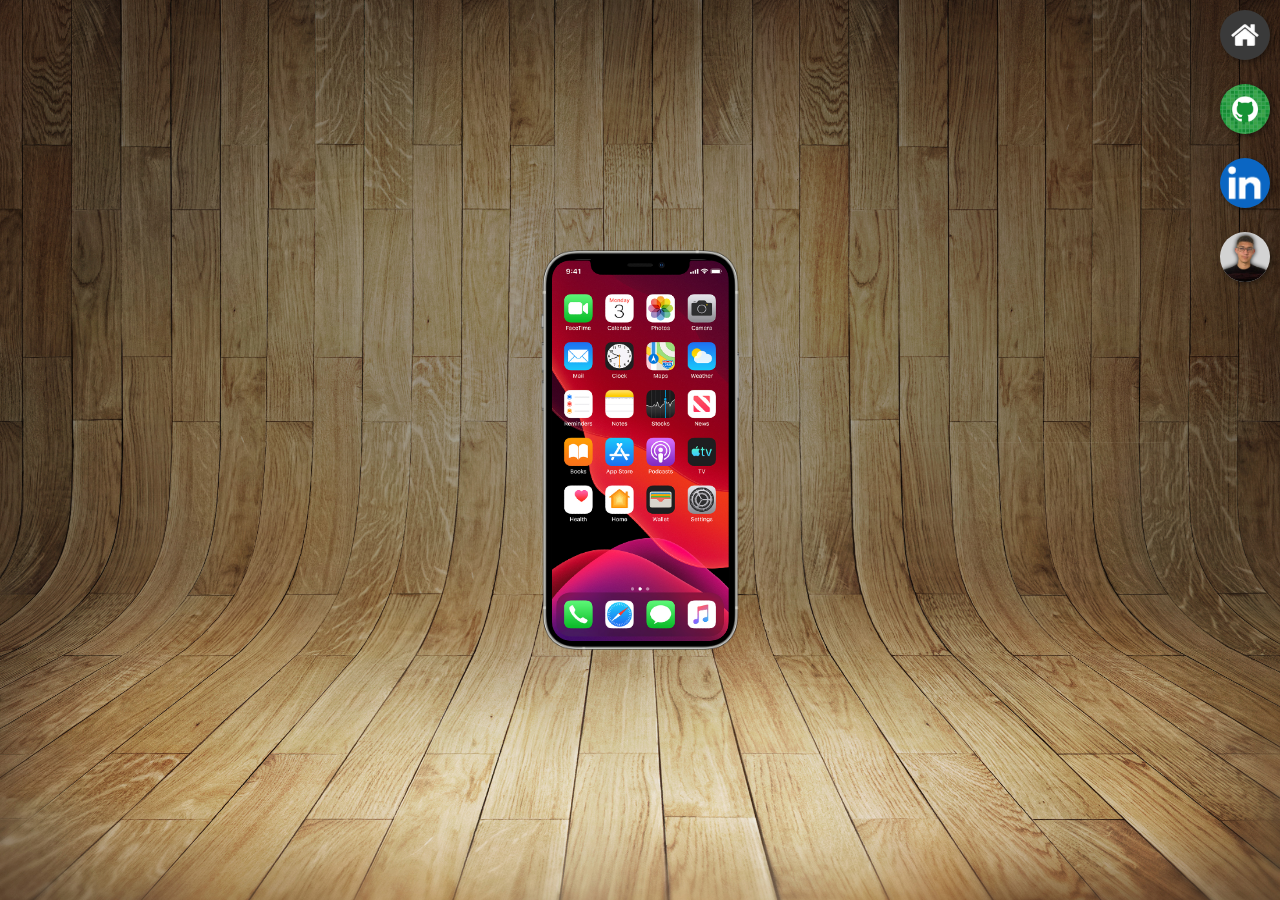
<file: index.html>
<!doctype html>
<html lang="pt-br">
  <head>
    <meta charset="UTF-8" />
    <meta name="viewport" content="width=device-width, initial-scale=1.0" />
    <title>Projeto Redes Sociais</title>
    <link rel="stylesheet" href="css/style.css" />
    <link rel="shortcut icon" href="images/favicon.ico" type="image/x-icon" />
  </head>
  <body>
    <main>
      <section id="telefone">
        <div>
          <iframe src="home.html" name="tela" id="tela" frameborder="0">
            <p>Infelizmente o seu navegador não é compatível com isso...</p>
          </iframe>
        </div>
      </section>
      <section id="redes-sociais">
        <a href="home.html" target="tela"><img src="images/logo-home.jpg" alt="home"></a> <br>
        <a href="github.html" target="tela" class="tela"><img src="images/logo-github.jpg" alt="github"></a> <br>
        <!-- pegar logo do linkedin e pegar logo de um documento para fazer o link para o portifólio -->
        <a href="linkedin.html" target="tela" class="tela"><img src="images/logo-linkedin.png" alt="linkedin"></a> <br>
        <a href="portifolio.html" target="tela" class="tela"><img src="images/devaxl64.png" alt="portfólio" style="background-color: lightgray;"></a> <br>
      </section>
    </main>
  </body>
</html>
</file>
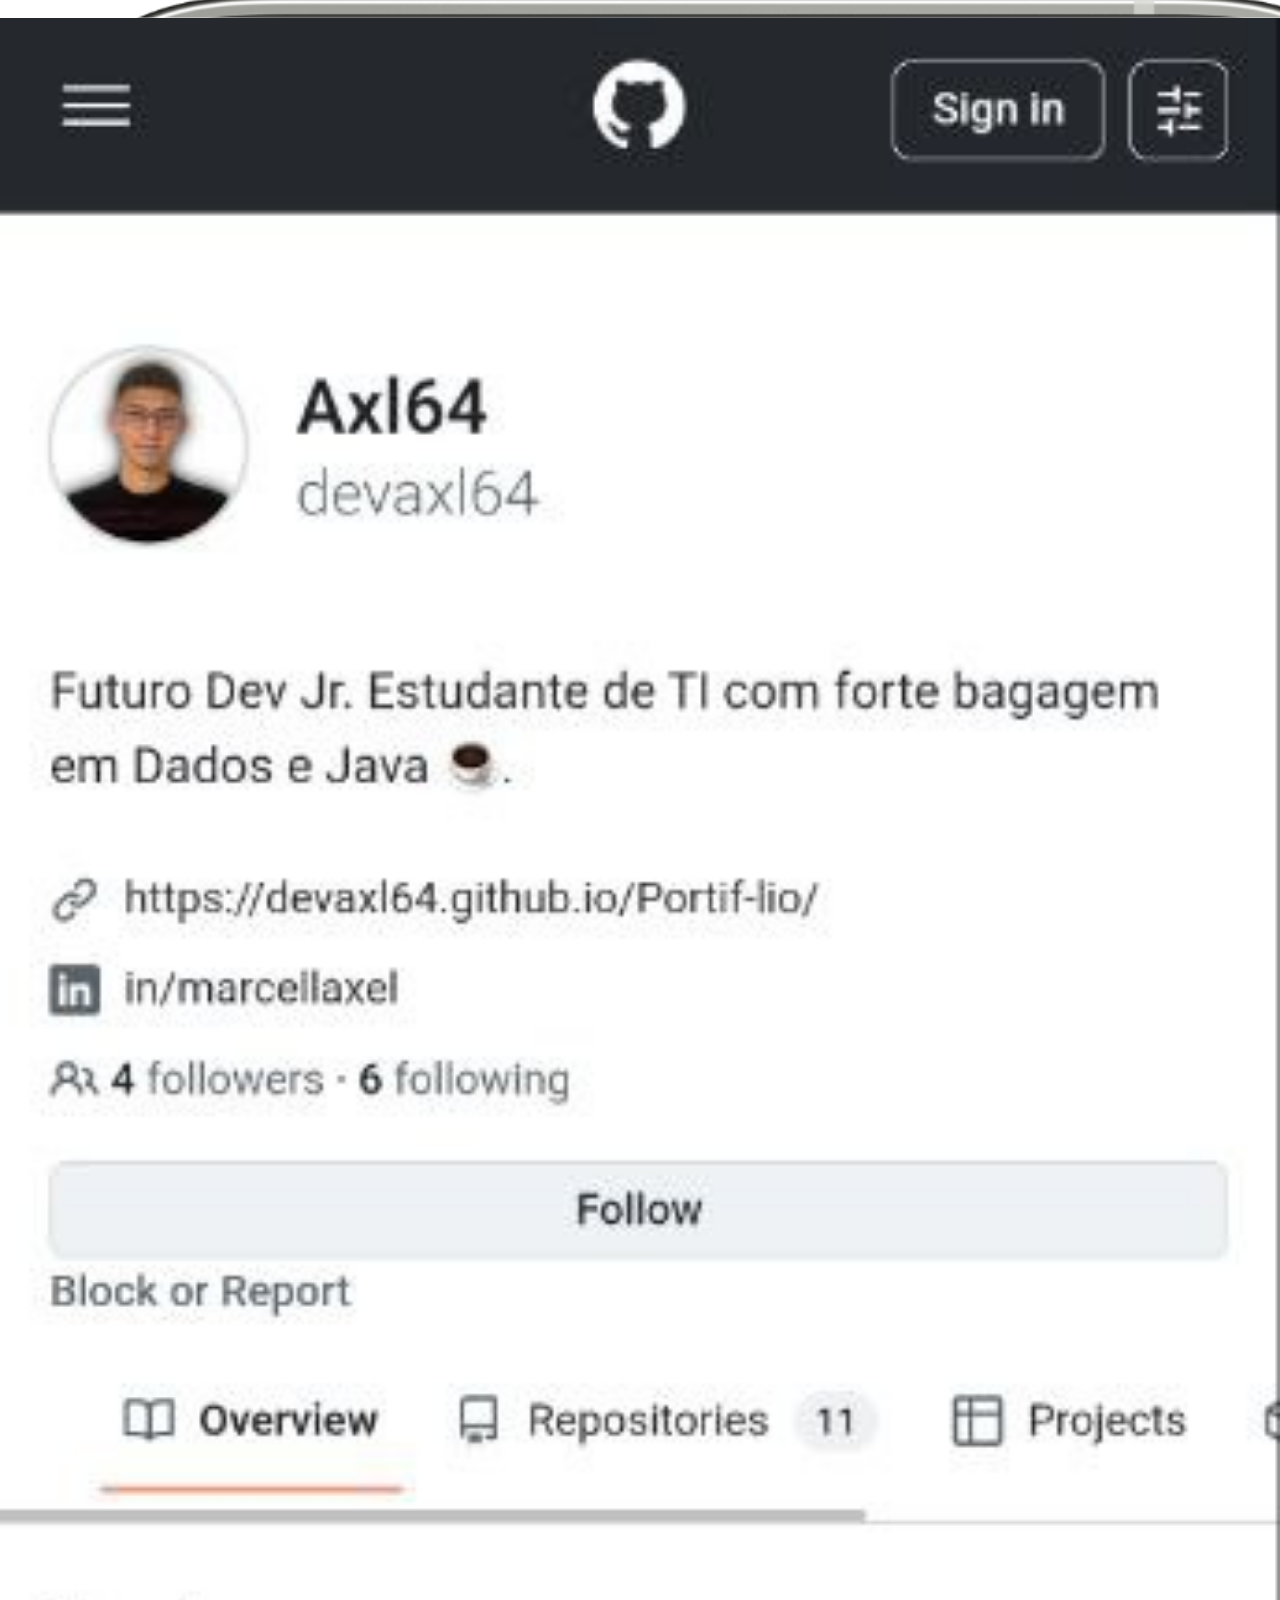
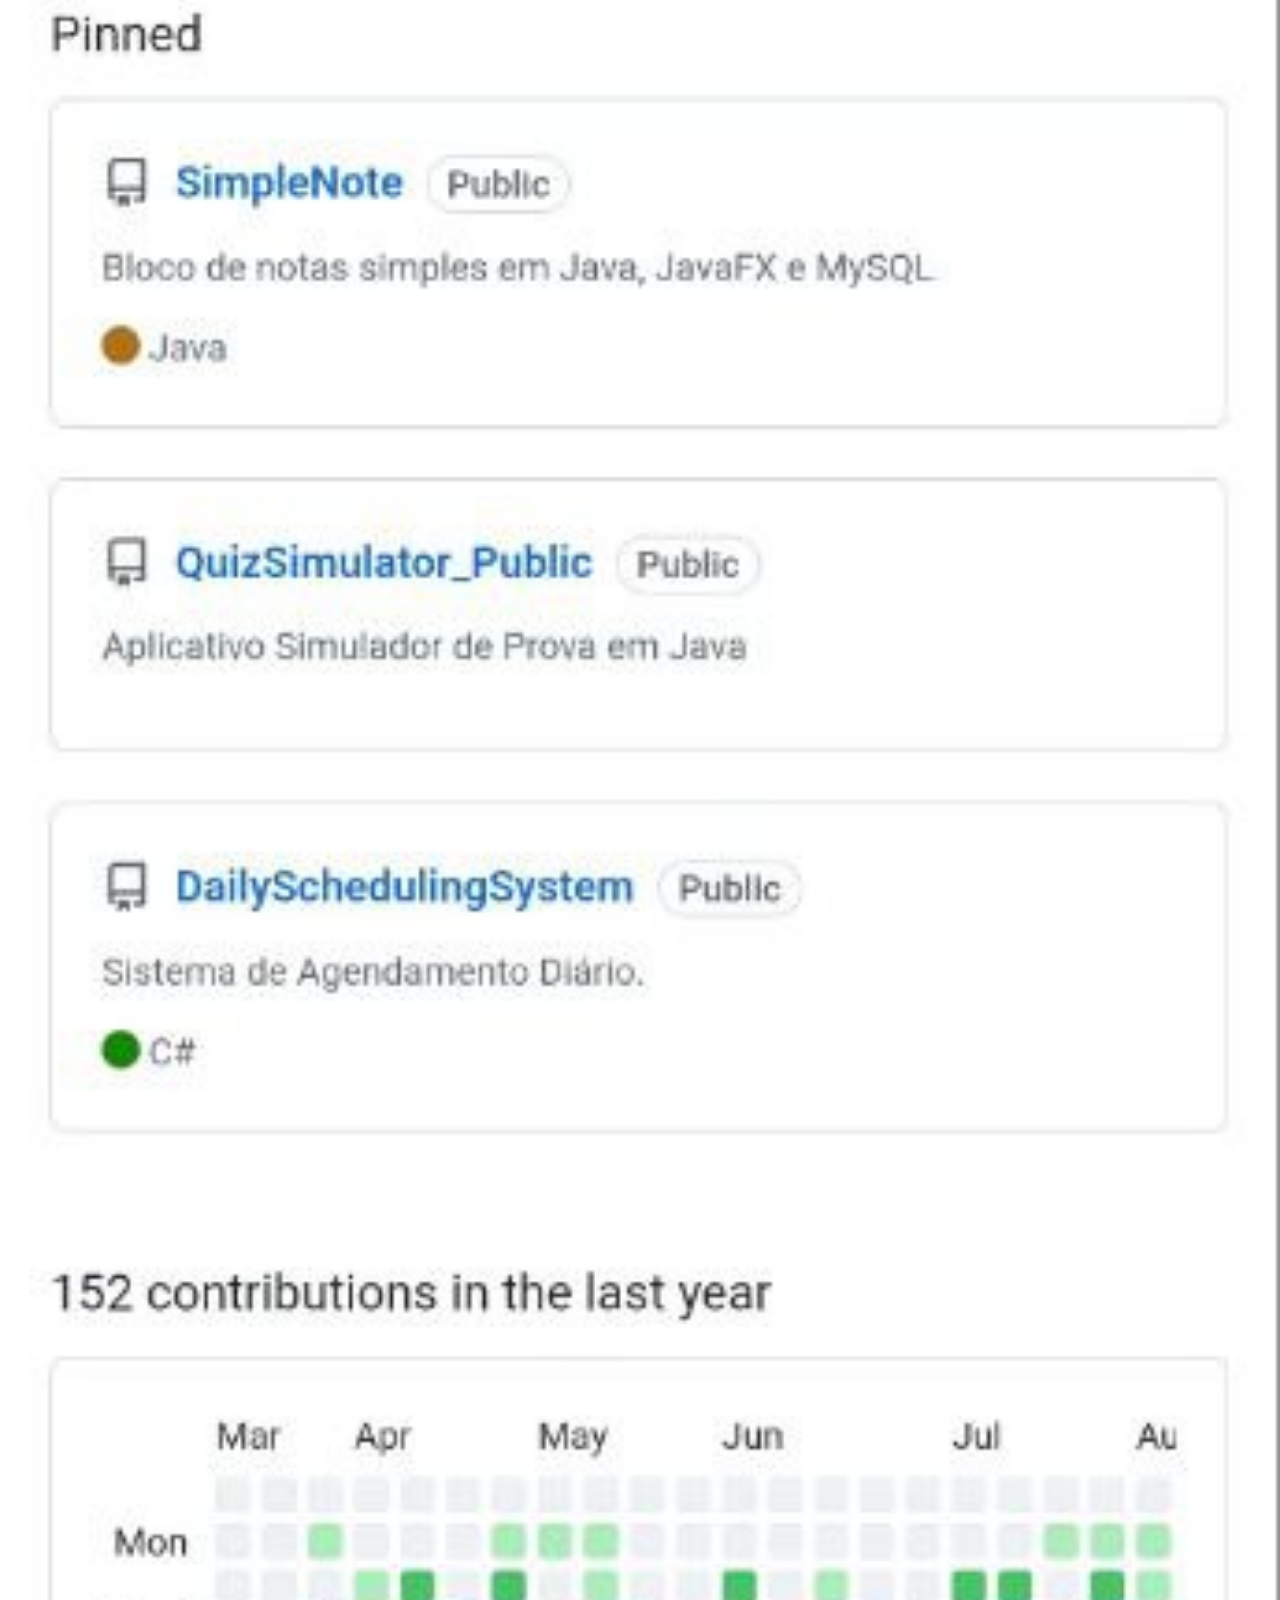
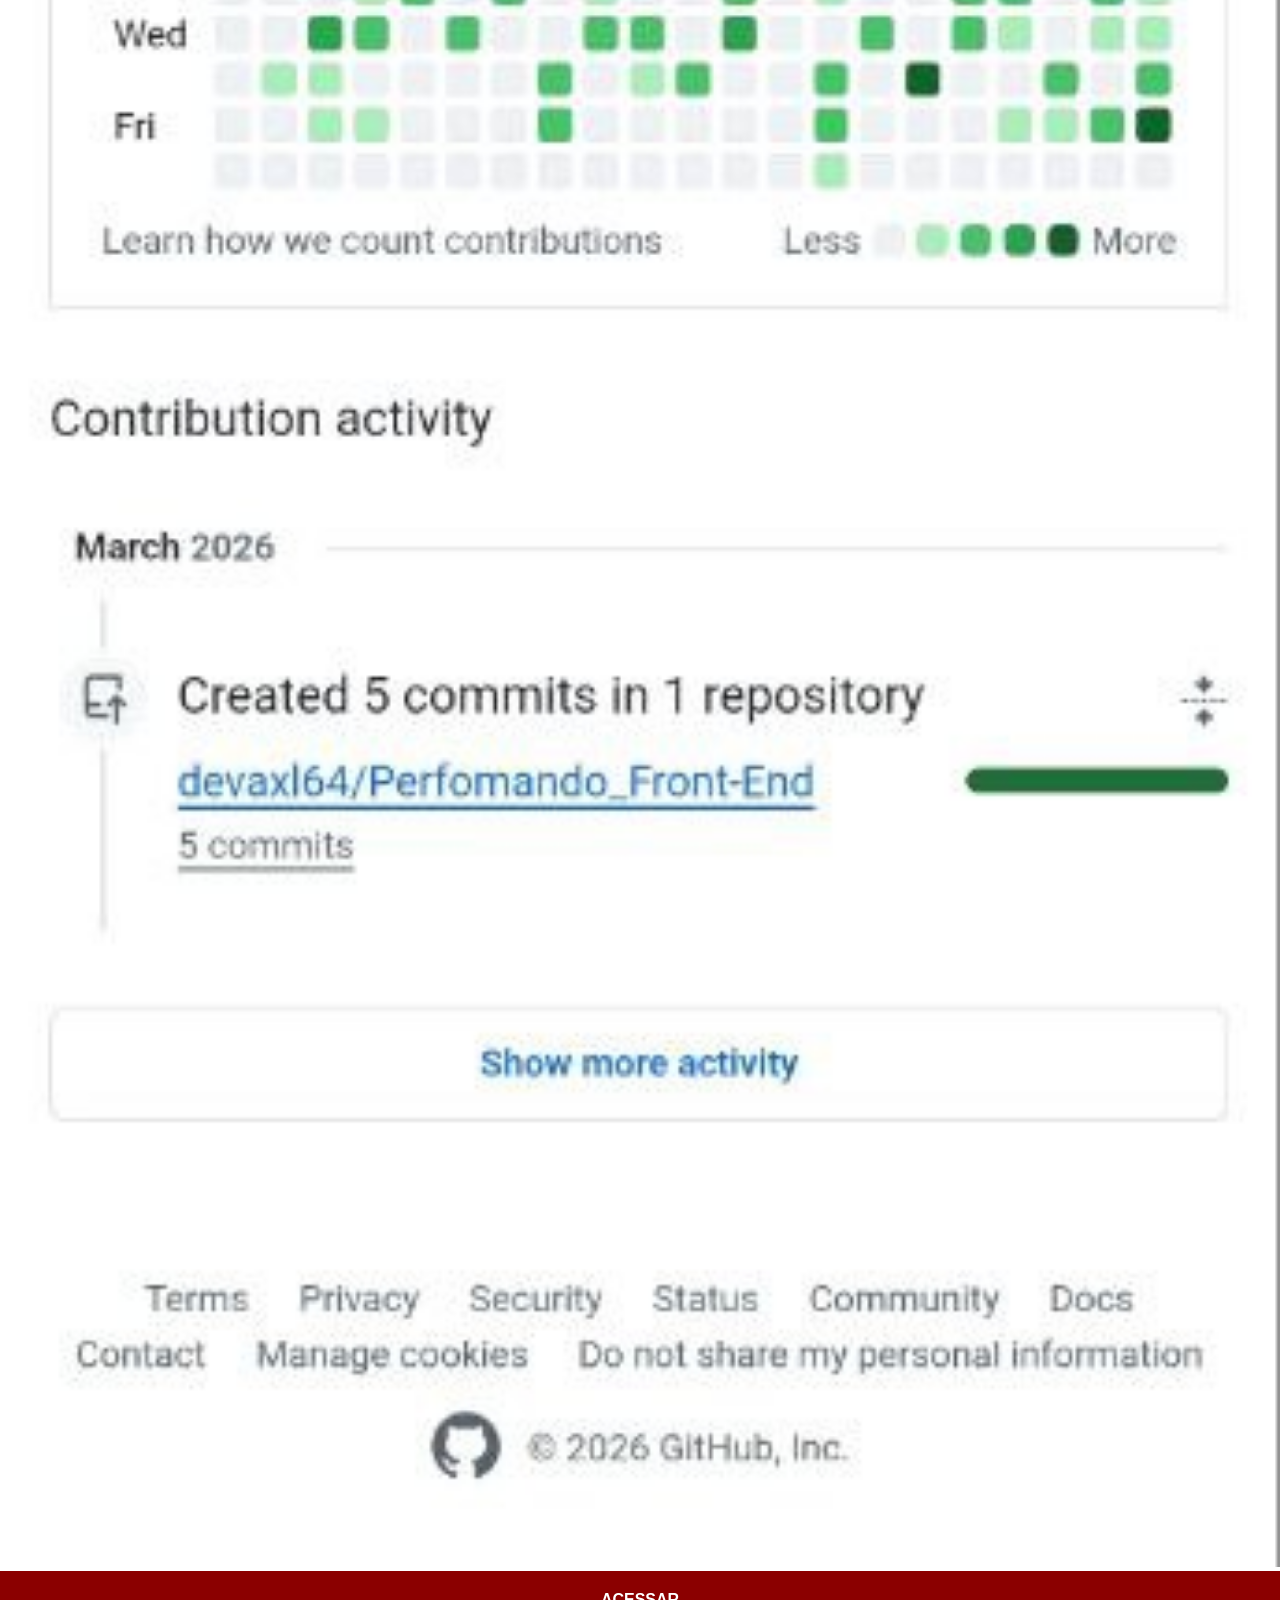
<file: github.html>
<!doctype html>
<html lang="pt-br">
  <head>
    <meta charset="UTF-8" />
    <meta name="viewport" content="width=device-width, initial-scale=1.0" />
    <title>Github de devaxl64</title>
    <style>
      * {
        margin: 0px;
        padding: 0px;
        font-family: Arial, Helvetica, sans-serif;
      }
      ::-webkit-scrollbar {
        width: 0px;
        height: 0px;
      }
      img#iphone13 {
        object-fit: cover;
        object-position: top center;
        position: fixed;
        width: 115%;
        top: -9px;
        left: -14px;
        height: 27px;
      }

      img#tela {
        padding-top: 18px;
        width: 100vw;
      }
      a {
        display: block;
        background-color: darkred;
        color: white;
        padding: 20px;
        text-align: center;
        font-weight: bolder;
        text-decoration: none;
      }
      a:hover {
        background-color: red;
      }
    </style>
  </head>
  <body>
    <img src="images/frame-iphone13.png" id="iphone13" alt="iphone13" />
    <img src="images/tela-github.jpg" id="tela" alt="github-devaxl64" />
    <a href="https://github.com/devaxl64" target="_blank">ACESSAR</a>
  </body>
</html>
</file>
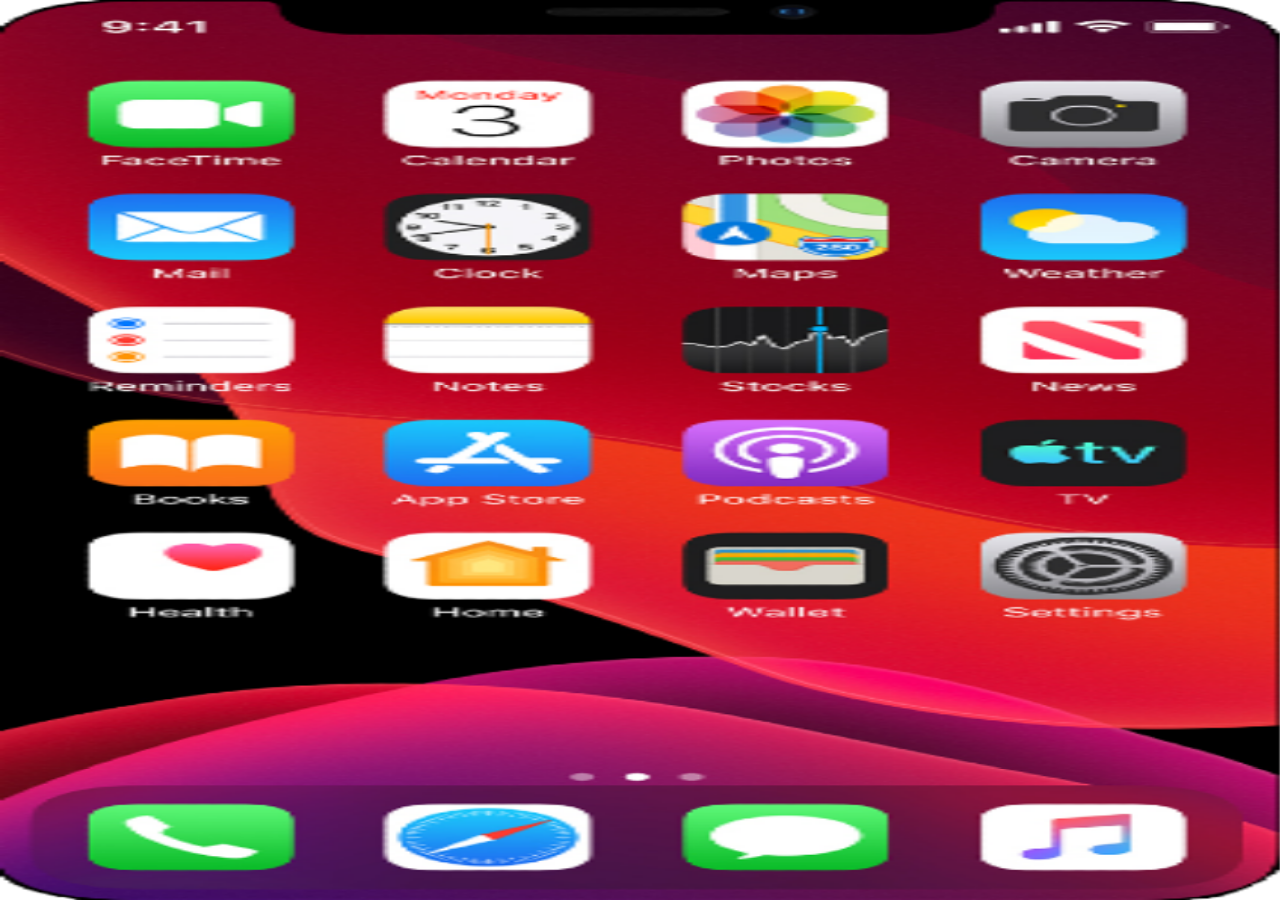
<file: home.html>
<!doctype html>
<html lang="pt-br">
  <head>
    <meta charset="UTF-8" />
    <meta name="viewport" content="width=device-width, initial-scale=1.0" />
    <title>Document</title>
    <style>
      * {
        margin: 0px;
        padding: 0px;
      }
      /* body {
            width: 100vw;
            height: 100vh;
            background: black url('images/tela-home13.png') no-repeat top center;
            background-size: cover;
        } */
      img {
        position: fixed;
        width: 100vw;
        height: 100vh;
      }
    </style>
  </head>
  <body>
    <img src="images/tela-home13.png" alt="tela-home13"/>
  </body>
</html>
</file>
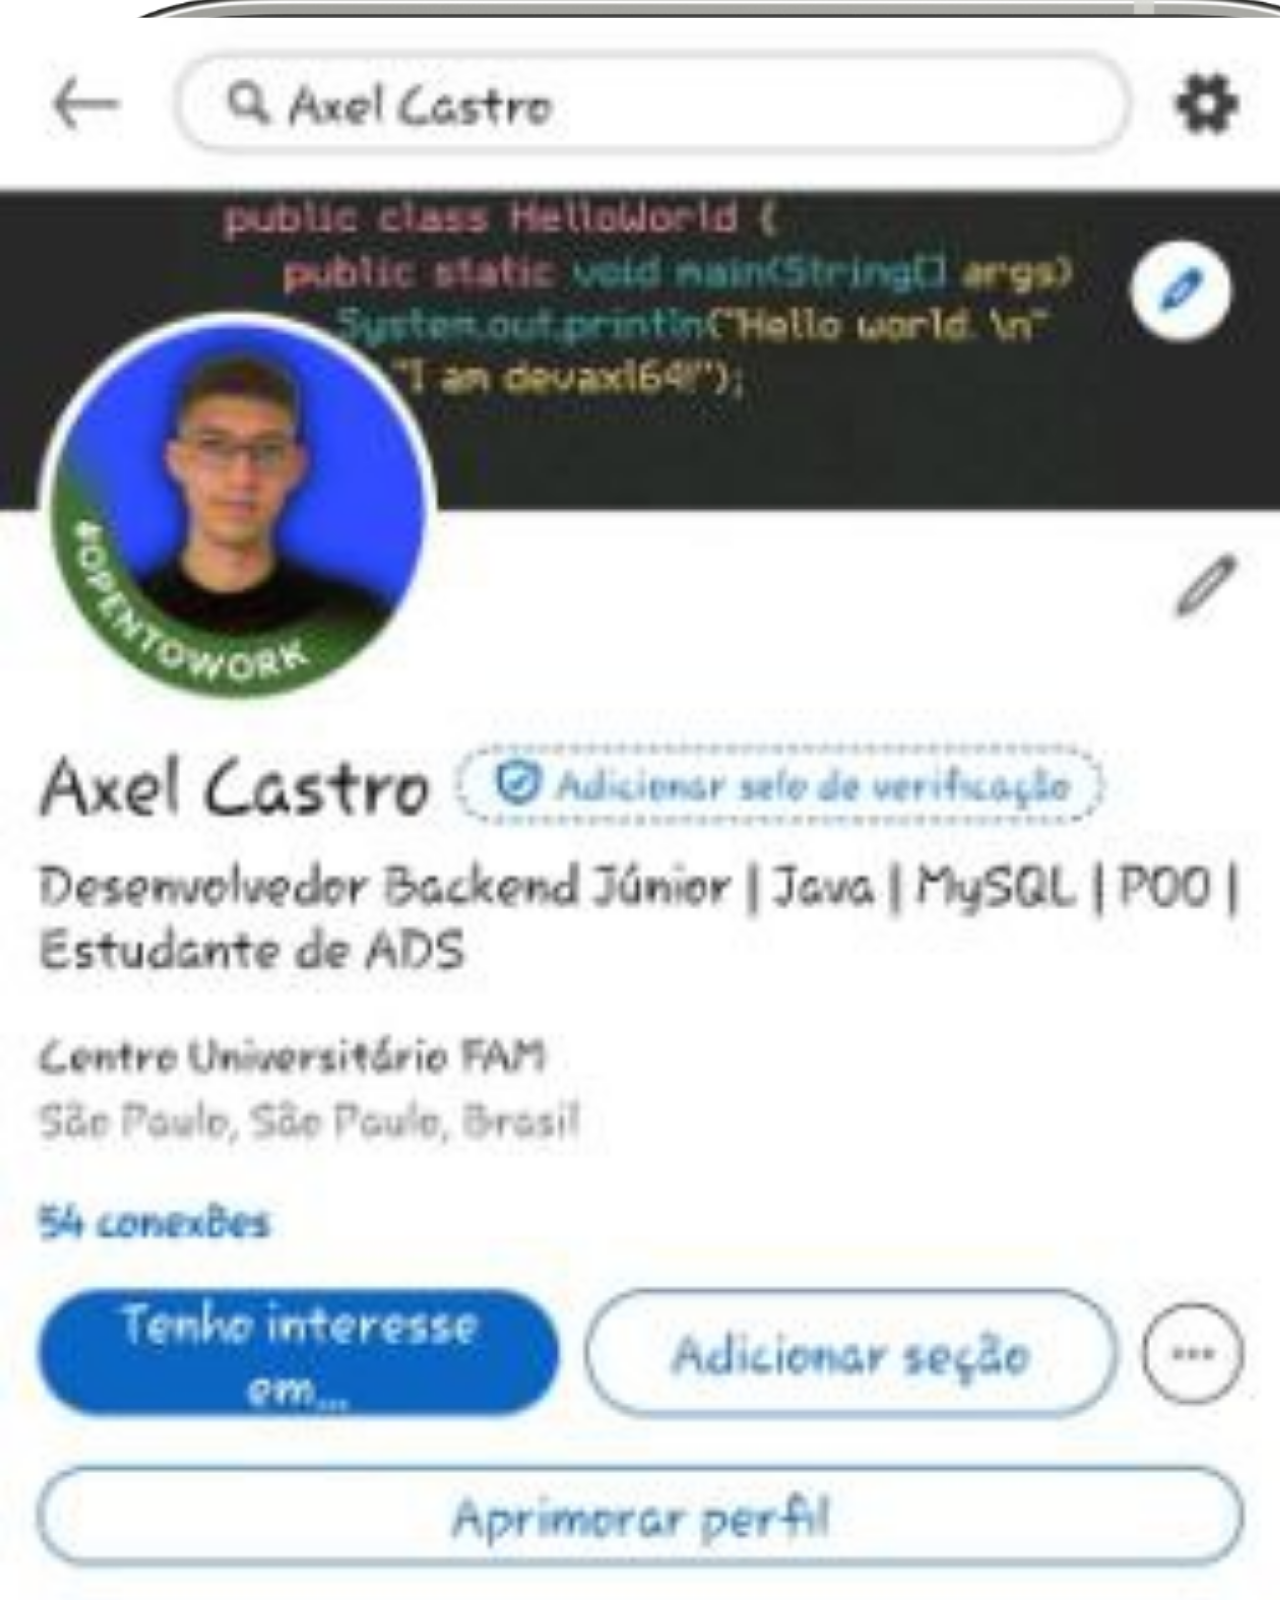
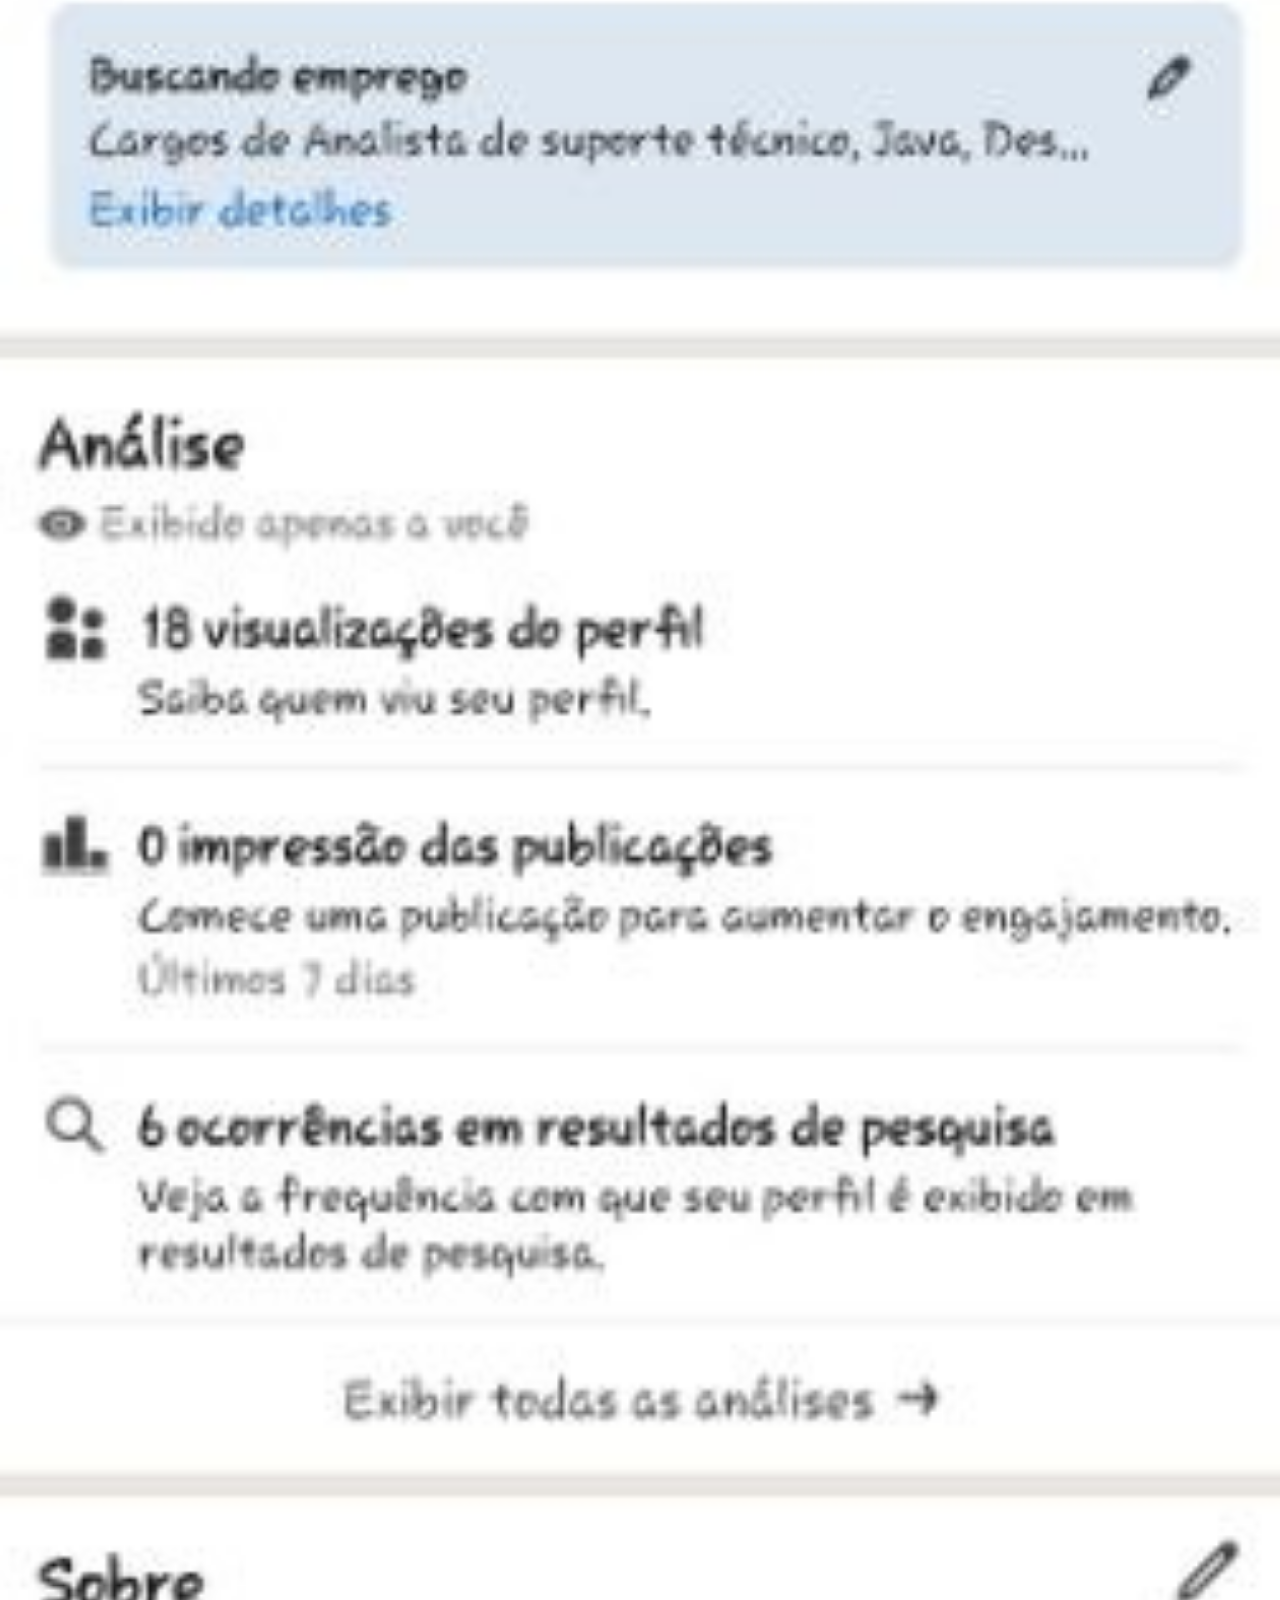
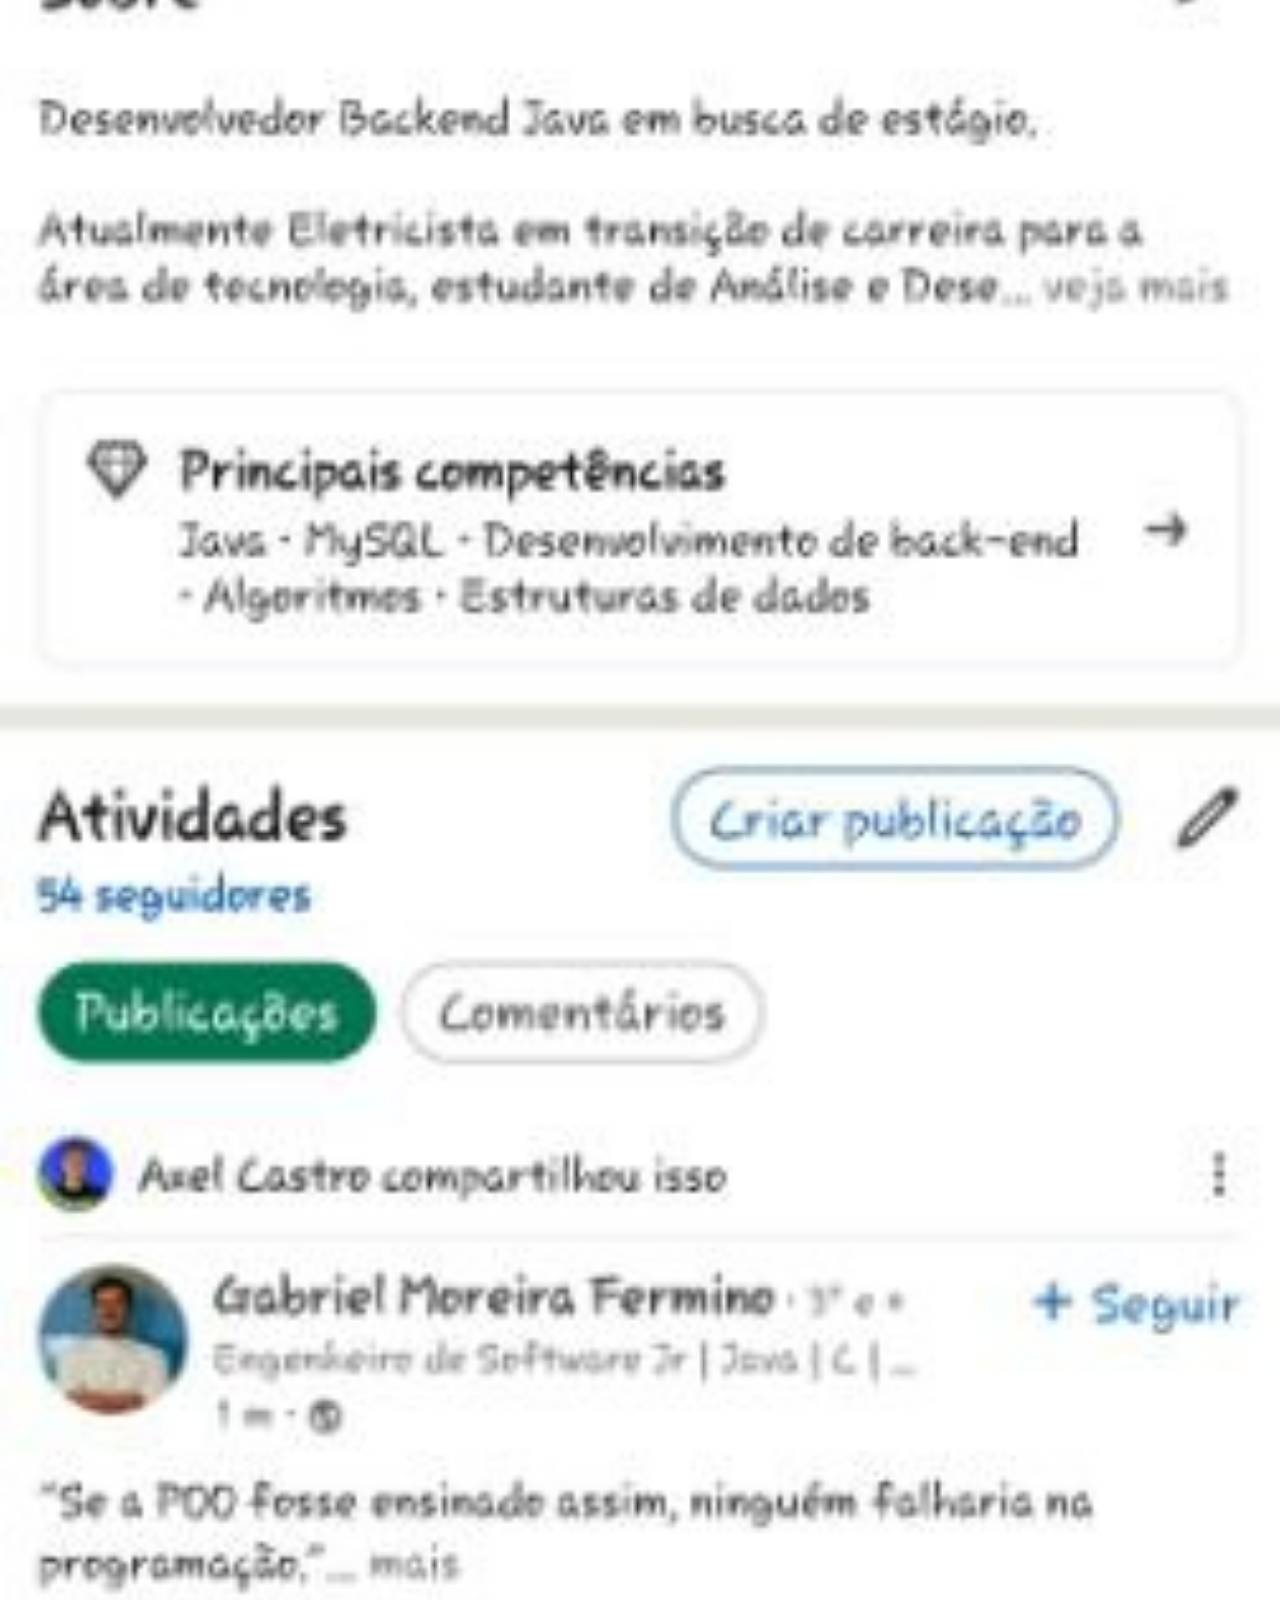
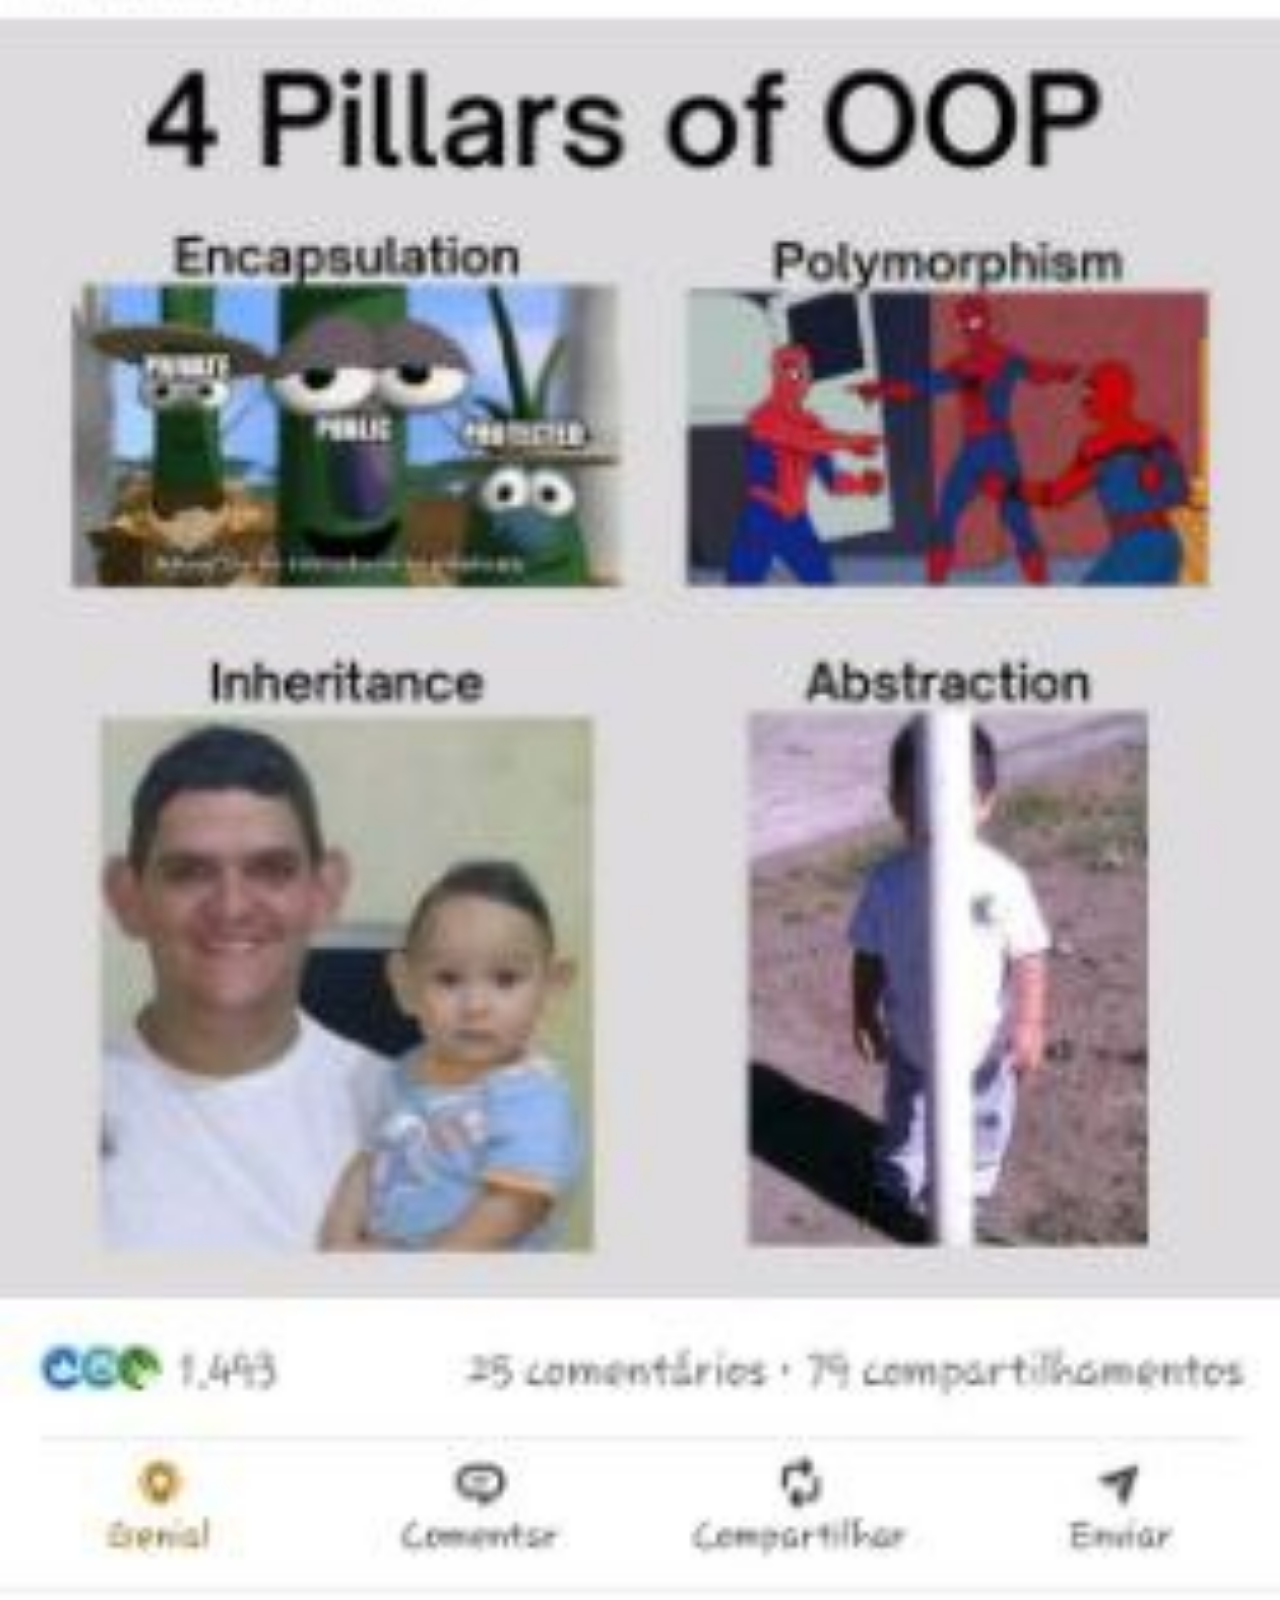
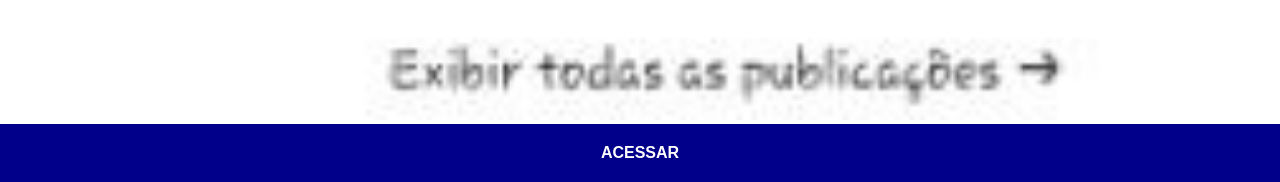
<file: linkedin.html>
<!doctype html>
<html lang="pt-br">
  <head>
    <meta charset="UTF-8" />
    <meta name="viewport" content="width=device-width, initial-scale=1.0" />
    <title>Github de devaxl64</title>
    <style>
      * {
        margin: 0px;
        padding: 0px;
        font-family: Arial, Helvetica, sans-serif;
      }
      ::-webkit-scrollbar {
        width: 0px;
        height: 0px;
      }
      img#iphone13 {
        object-fit: cover;
        object-position: top center;
        position: fixed;
        width: 115%;
        top: -9px;
        left: -14px;
        height: 27px;
      }

      img#tela {
        padding-top: 18px;
        width: 100vw;
      }
      a {
        display: block;
        background-color: darkblue;
        color: white;
        padding: 20px;
        text-align: center;
        font-weight: bolder;
        text-decoration: none;
      }
      a:hover {
        background-color: blue;
      }
    </style>
  </head>
  <body>
    <img src="images/frame-iphone13.png" id="iphone13" alt="iphone13" />
    <img src="images/tela-linkedin.jpg" id="tela" alt="linkedin-devaxl64" />
    <a href="https://www.linkedin.com/in/marcellaxel" target="_blank">ACESSAR</a>
  </body>
</html>
</file>
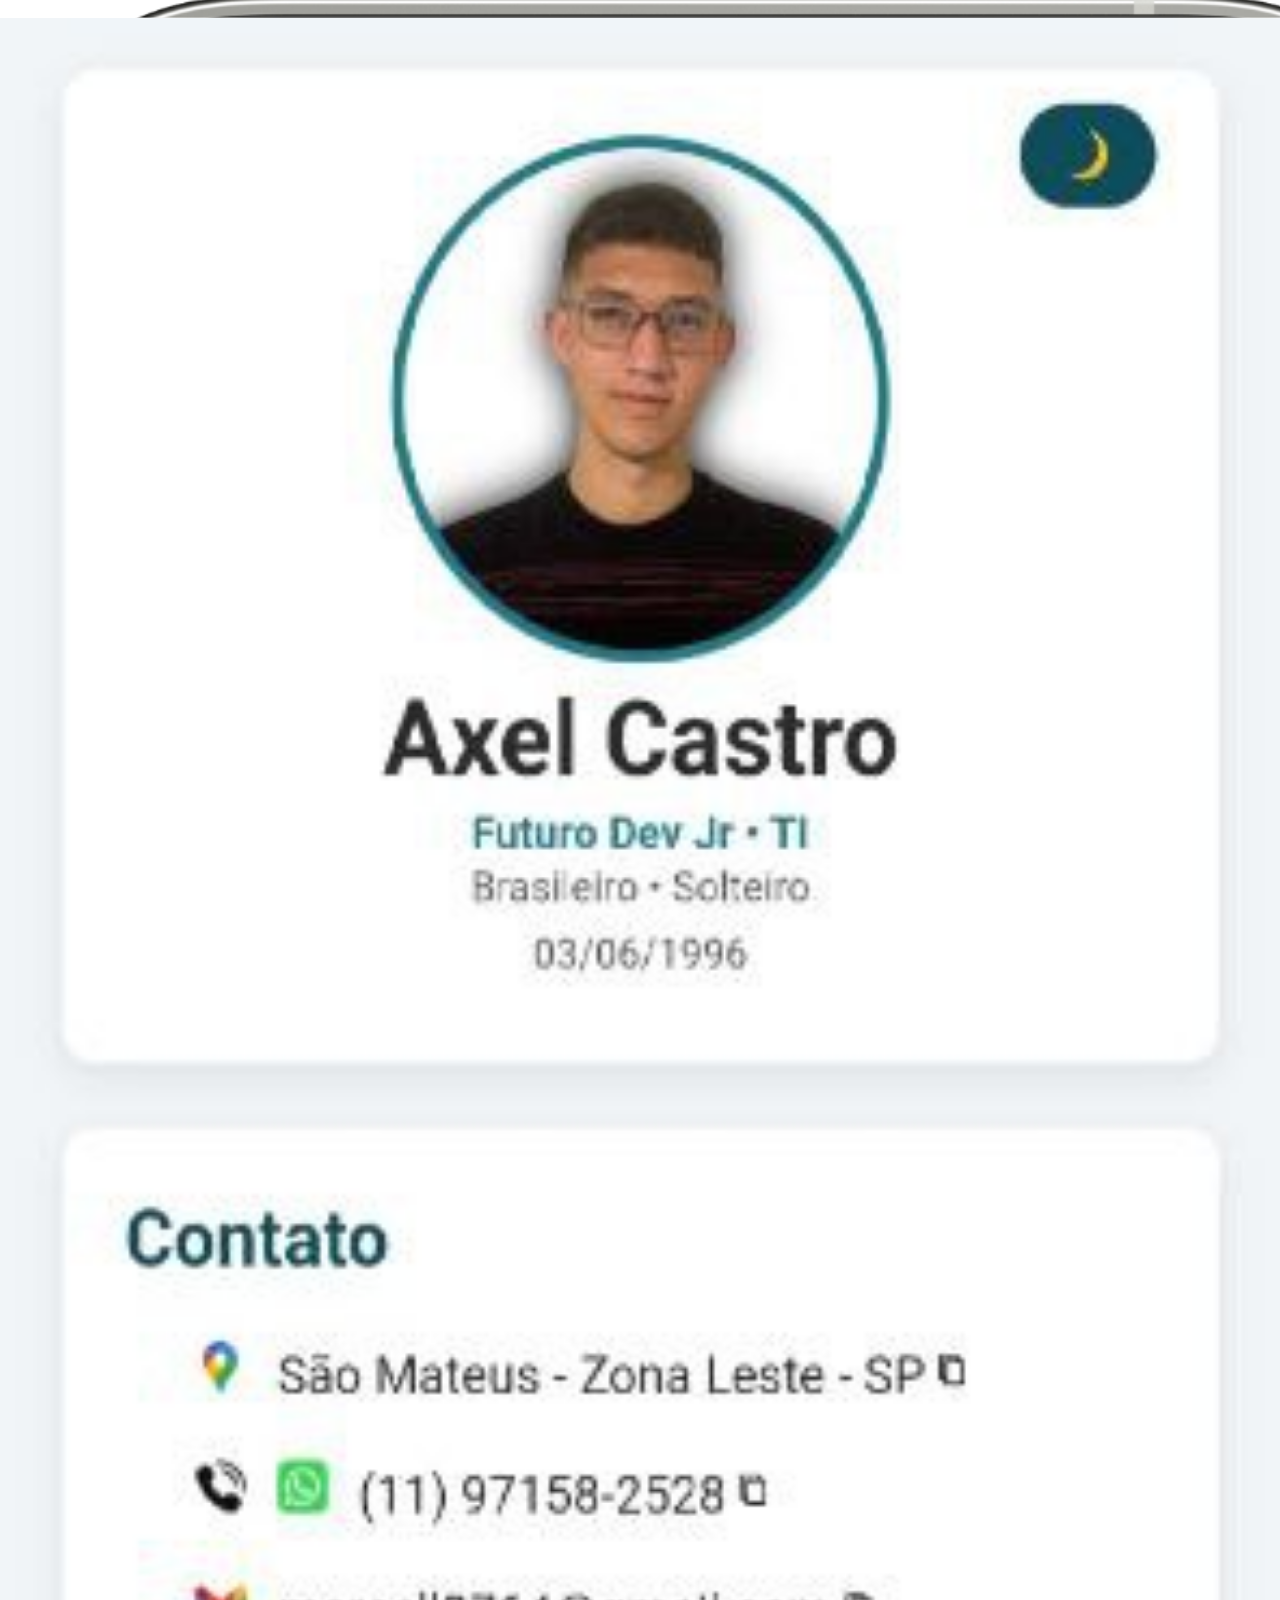
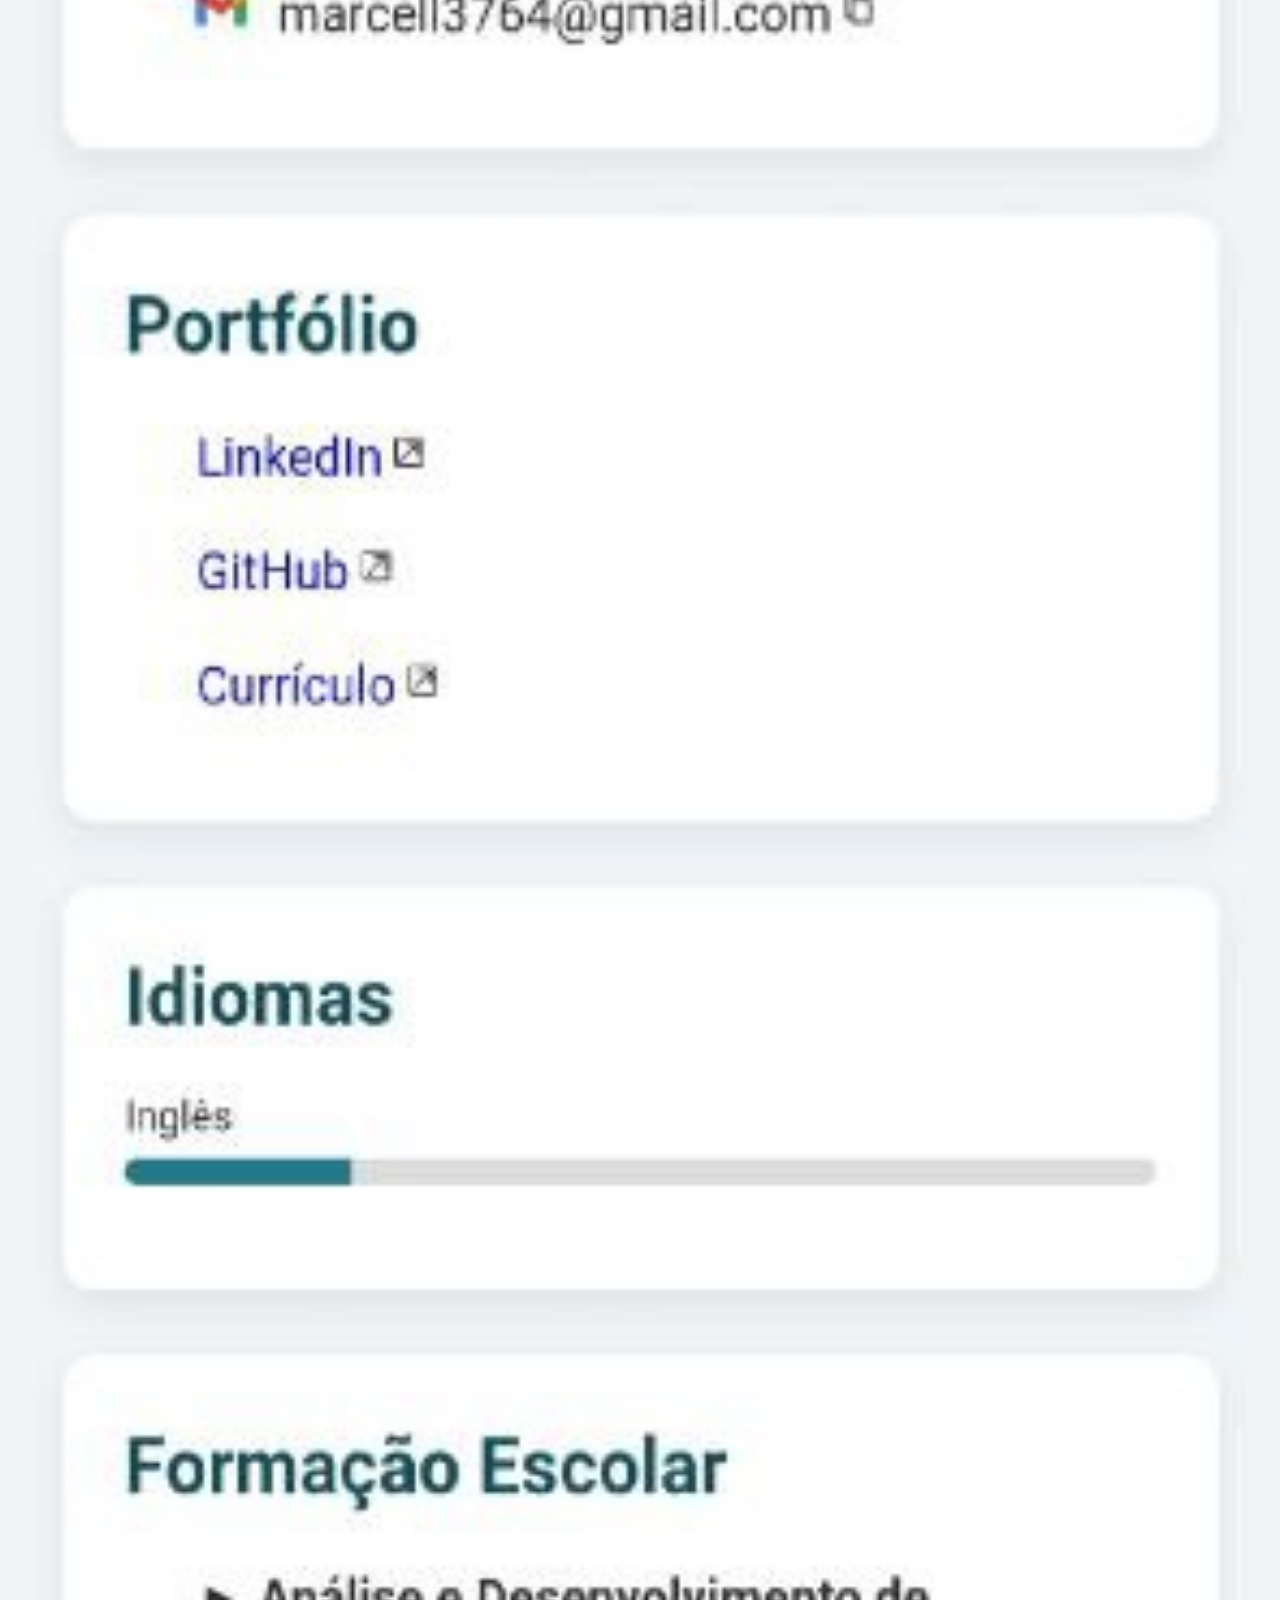
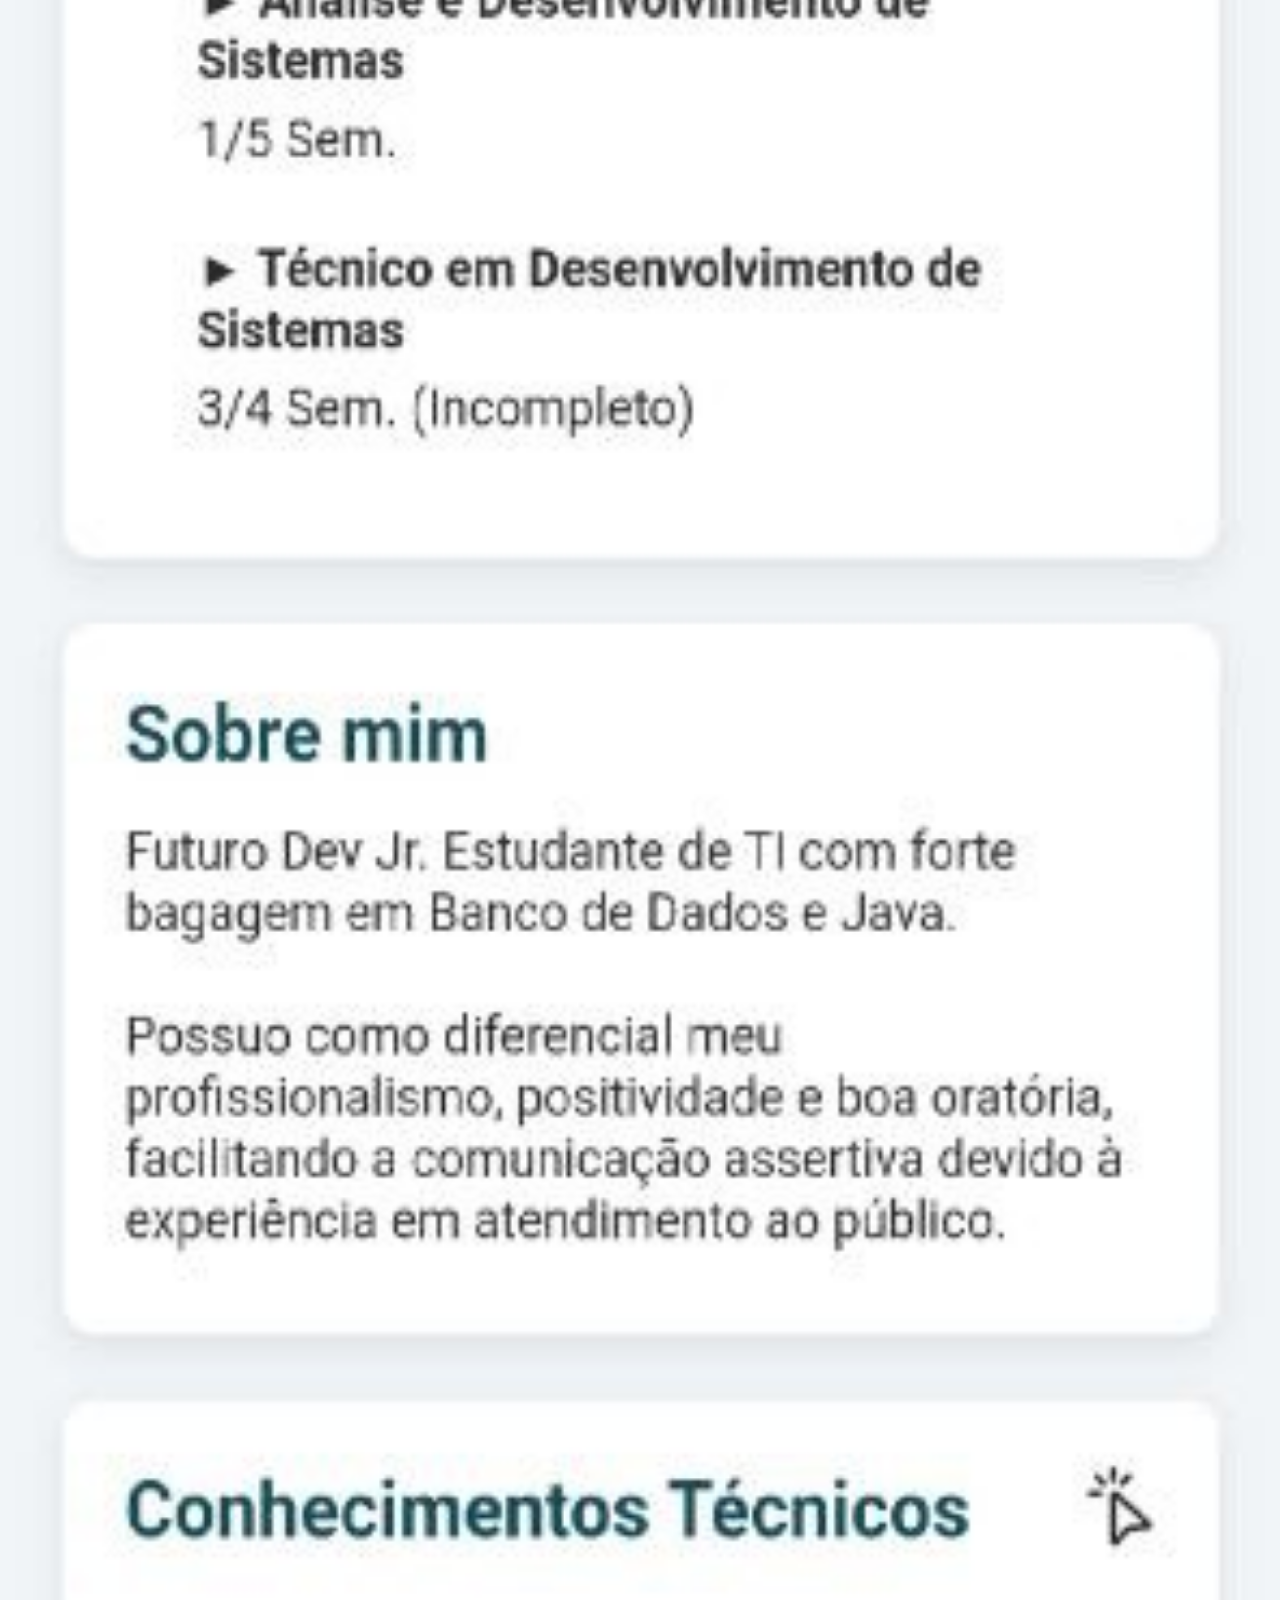
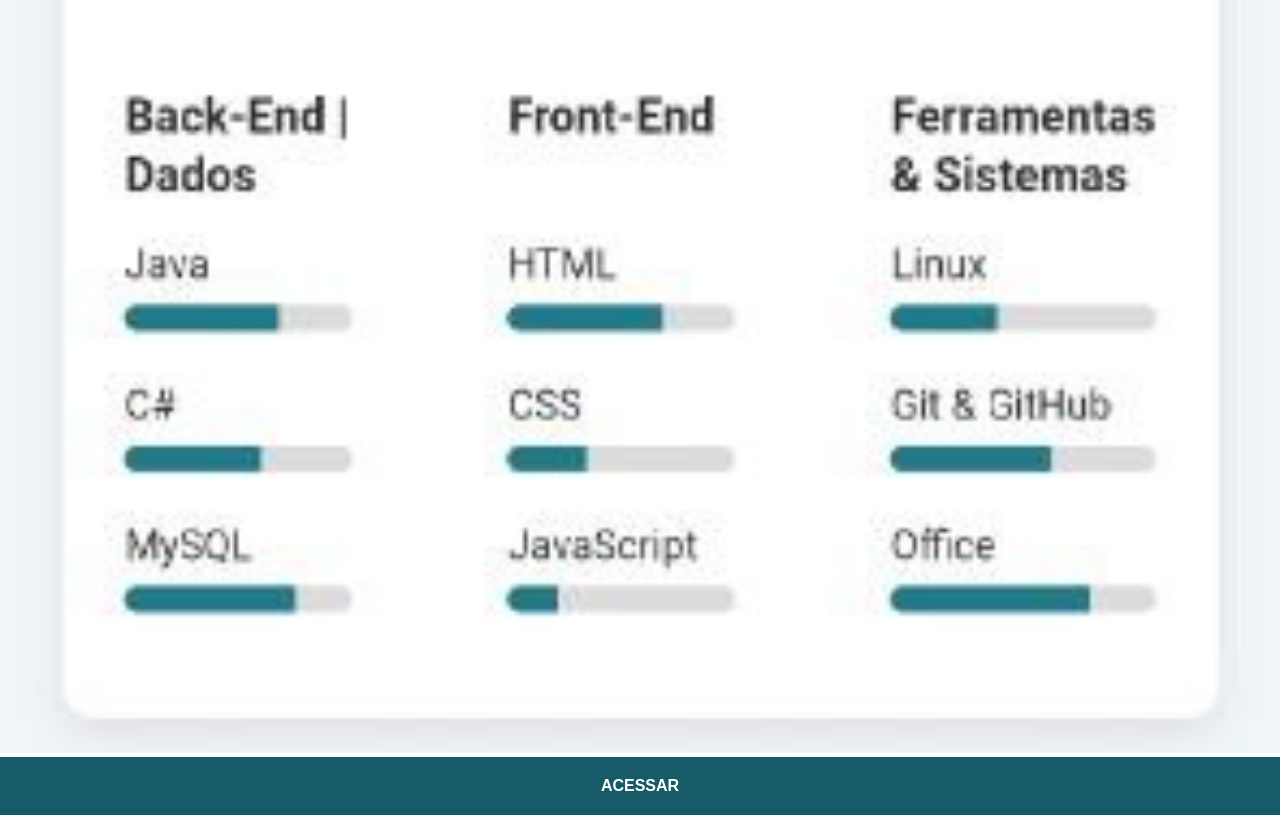
<file: portifolio.html>
<!doctype html>
<html lang="pt-br">
  <head>
    <meta charset="UTF-8" />
    <meta name="viewport" content="width=device-width, initial-scale=1.0" />
    <title>Github de devaxl64</title>
    <style>
      * {
        margin: 0px;
        padding: 0px;
        font-family: Arial, Helvetica, sans-serif;
      }
      ::-webkit-scrollbar {
        width: 0px;
        height: 0px;
      }
      img#iphone13 {
        object-fit: cover;
        object-position: top center;
        position: fixed;
        width: 115%;
        top: -9px;
        left: -14px;
        height: 27px;
      }

      img#tela {
        padding-top: 18px;
        width: 100vw;
      }
      a {
        display: block;
        background-color: #175a68;
        color: white;
        padding: 20px;
        text-align: center;
        font-weight: bolder;
        text-decoration: none;
      }
      a:hover {
        background-color: #1F7A8C;
      }
    </style>
  </head>
  <body>
    <img src="images/frame-iphone13.png" id="iphone13" alt="iphone13" />
    <img src="images/tela-portifolio.jpg" id="tela" alt="portifólio-devaxl64" />
    <a href="https://devaxl64.github.io/Portif-lio/" target="_blank">ACESSAR</a>
  </body>
</html>
</file>
<file: css/style.css>
@charset "UTF-8";

* {
    margin: 0;
    padding: 0;
    font-family: Arial, Helvetica, sans-serif;
}
::-webkit-scrollbar {
    width: 0px;
    height: 0px;
}
html, body {
    width: 100vw;
    height: 100vh;
    background-color: black;
}
body {
    background: url('../images/fundo-madeira.jpg') no-repeat top center;
    background-size: cover;
    background-attachment: fixed;
}
main {
    height: 100vh;
    position: relative;
}
section#telefone {
    position: absolute;
    top: 50%;
    left: 50%;
    transform: translate(-50%, -50%) ;

    width: 200px;
    height: 400px;

}
section > div {
    width: 100%;
    height: 100%;
    background-image: url('../images/frame-iphone13.png');
    background-repeat: no-repeat;
    background-size: cover;
}
iframe#tela {
    position: relative;
    top: 10px;
    left: 12px;
    width: 177px;
    height: 381px;

    border-radius: 19px;
}
section#redes-sociais {
    text-align: right;
}
a > img {
    width: 50px;
    height: 50px;
    margin: 10px;
    border-radius: 50%;
    box-shadow: 2px 2px 5px rgba(0, 0, 0, 0.400);
    box-sizing: border-box;
}

section#redes-sociais img:hover {
    border: 2px solid rgba(255, 255, 255, 0.5);
    transform: translate(-3px, -3px);
    box-shadow: 5px 5px rgba(0, 0, 0, 0.555);
    transition: transform 0.1s, border 0.1s;
}
</file>
